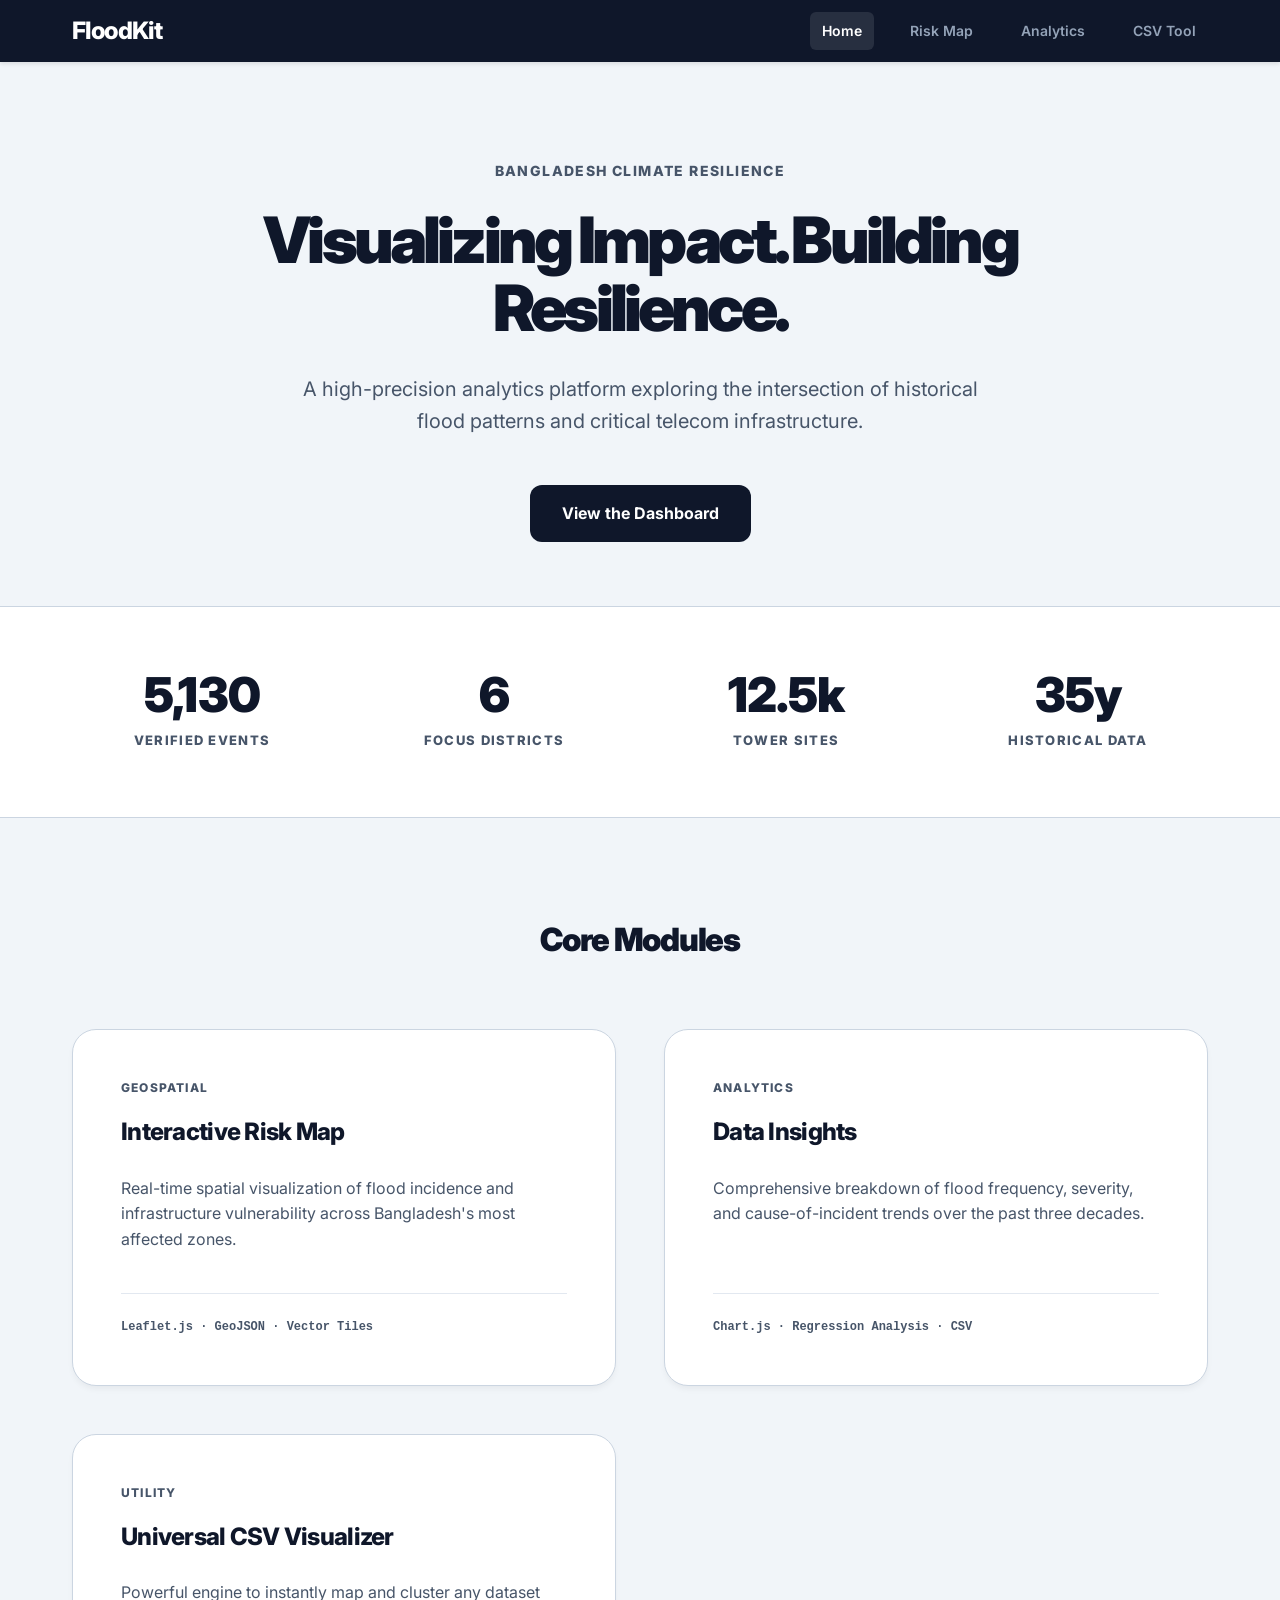
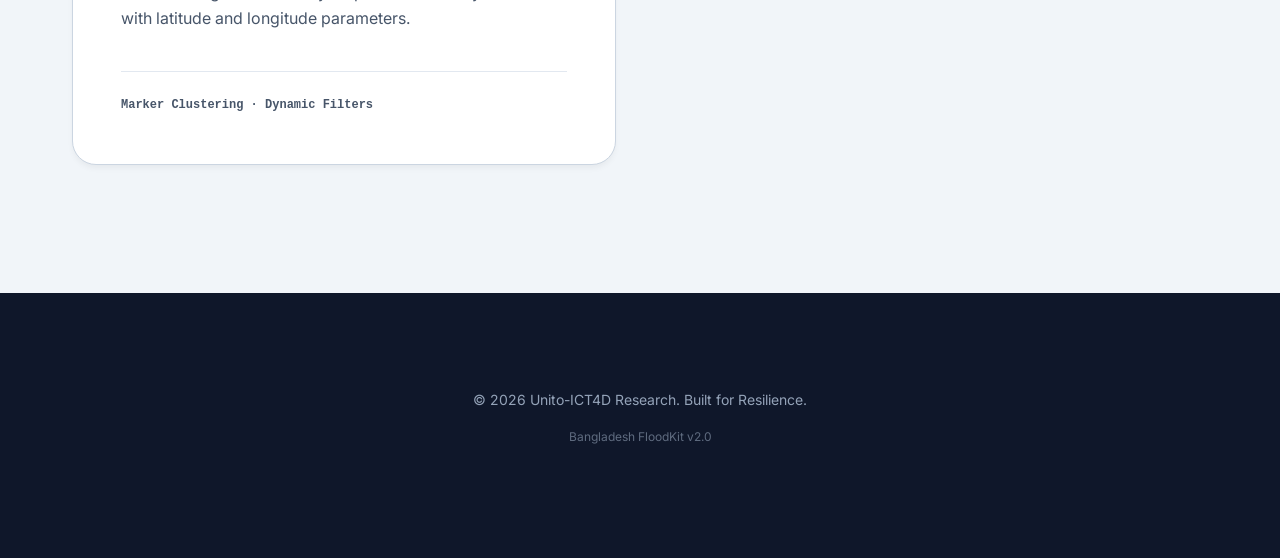
<file: index.html>
<!DOCTYPE html>
<html lang="en">
<head>
  <meta charset="UTF-8">
  <meta name="viewport" content="width=device-width, initial-scale=1.0">
  <title>FloodKit | Bangladesh Flood Analytics</title>
  <link rel="preconnect" href="https://fonts.googleapis.com">
  <link rel="preconnect" href="https://fonts.gstatic.com" crossorigin>
  <link href="https://fonts.googleapis.com/css2?family=Inter:wght@400;500;600;700;800&display=swap" rel="stylesheet">
  <style>
    :root {
      --primary: #0f172a; /* Dark Navy/Slate */
      --primary-accent: #334155;
      --bg: #f1f5f9; /* Light slate background */
      --bg-alt: #e2e8f0;
      --text: #0f172a;
      --text-muted: #475569;
      --border: #cbd5e1;
      --card-shadow: 0 10px 15px -3px rgb(0 0 0 / 0.1), 0 4px 6px -4px rgb(0 0 0 / 0.1);
      --nav-bg: #0f172a;
      --nav-text: #f8fafc;
    }

    * { box-sizing: border-box; margin: 0; padding: 0; }

    body {
      font-family: 'Inter', -apple-system, sans-serif;
      background-color: var(--bg);
      color: var(--text);
      line-height: 1.6;
    }

    /* Persistent Top Navigation Bar */
    .nav-container {
      position: fixed;
      top: 0;
      left: 0;
      right: 0;
      z-index: 1000;
      background: var(--nav-bg);
      color: var(--nav-text);
      box-shadow: 0 2px 4px rgba(0,0,0,0.1);
    }

    nav {
      max-width: 1200px;
      margin: 0 auto;
      padding: 0.75rem 2rem;
      display: flex;
      justify-content: space-between;
      align-items: center;
    }

    .brand {
      font-weight: 800;
      font-size: 1.5rem;
      color: #fff;
      text-decoration: none;
      letter-spacing: -0.05em;
    }

    .nav-links {
      display: flex;
      gap: 1.5rem;
    }

    .nav-links a {
      text-decoration: none;
      color: #94a3b8;
      font-size: 0.875rem;
      font-weight: 600;
      transition: color 0.2s;
      padding: 0.5rem 0.75rem;
      border-radius: 0.375rem;
    }

    .nav-links a:hover, .nav-links a.active {
      color: #fff;
      background: rgba(255,255,255,0.1);
    }

    /* Hero Section */
    .hero {
      max-width: 900px;
      margin: 10rem auto 4rem;
      padding: 0 2rem;
      text-align: center;
    }

    .hero-label {
      text-transform: uppercase;
      font-size: 0.875rem;
      font-weight: 800;
      letter-spacing: 0.1em;
      color: var(--text-muted);
      margin-bottom: 1.5rem;
      display: block;
    }

    .hero h1 {
      font-size: 4rem;
      font-weight: 900;
      line-height: 1.05;
      margin-bottom: 2rem;
      letter-spacing: -0.06em;
      color: var(--primary);
    }

    .hero p {
      font-size: 1.25rem;
      color: var(--text-muted);
      margin-bottom: 3rem;
      max-width: 700px;
      margin-left: auto;
      margin-right: auto;
    }

    .btn-primary {
      display: inline-block;
      background: var(--primary);
      color: white;
      padding: 1rem 2rem;
      border-radius: 0.75rem;
      text-decoration: none;
      font-weight: 700;
      font-size: 1rem;
      transition: transform 0.2s, background 0.2s;
    }

    .btn-primary:hover {
      background: var(--primary-accent);
      transform: translateY(-2px);
    }

    /* Stats Ribbon */
    .stats-ribbon {
      background: #fff;
      padding: 4rem 0;
      margin-bottom: 6rem;
      border-top: 1px solid var(--border);
      border-bottom: 1px solid var(--border);
    }

    .stats-container {
      max-width: 1200px;
      margin: 0 auto;
      display: grid;
      grid-template-columns: repeat(4, 1fr);
      gap: 2rem;
      padding: 0 2rem;
    }

    .stat-item {
      text-align: center;
    }

    .stat-value {
      display: block;
      font-size: 3rem;
      font-weight: 900;
      color: var(--primary);
      line-height: 1;
      margin-bottom: 0.5rem;
      letter-spacing: -0.02em;
    }

    .stat-label {
      font-size: 0.8125rem;
      text-transform: uppercase;
      font-weight: 800;
      letter-spacing: 0.1em;
      color: var(--text-muted);
    }

    /* Tool Grid */
    .container {
      max-width: 1200px;
      margin: 0 auto 8rem;
      padding: 0 2rem;
    }

    .section-title {
      font-size: 2rem;
      font-weight: 900;
      margin-bottom: 4rem;
      text-align: center;
      letter-spacing: -0.04em;
    }

    .grid {
      display: grid;
      grid-template-columns: repeat(auto-fit, minmax(350px, 1fr));
      gap: 3rem;
    }

    .card {
      background: #fff;
      border-radius: 1.5rem;
      padding: 3rem;
      transition: all 0.3s cubic-bezier(0.4, 0, 0.2, 1);
      display: flex;
      flex-direction: column;
      height: 100%;
      box-shadow: 0 4px 6px -1px rgba(0,0,0,0.05);
      border: 1px solid var(--border);
    }

    .card:hover {
      transform: translateY(-8px);
      box-shadow: var(--card-shadow);
    }

    .card-category {
      font-size: 0.75rem;
      text-transform: uppercase;
      font-weight: 800;
      letter-spacing: 0.1em;
      color: var(--text-muted);
      margin-bottom: 1rem;
    }

    .card h3 {
      font-size: 1.5rem;
      font-weight: 800;
      margin-bottom: 1.5rem;
      letter-spacing: -0.03em;
    }

    .card p {
      font-size: 1rem;
      color: var(--text-muted);
      margin-bottom: 2.5rem;
      flex-grow: 1;
    }

    .tech-badge {
      font-size: 0.75rem;
      font-family: monospace;
      color: var(--text-muted);
      padding-top: 1.5rem;
      border-top: 1px solid var(--bg-alt);
      font-weight: 600;
    }

    footer {
      background: var(--primary);
      color: #94a3b8;
      padding: 6rem 2rem;
      text-align: center;
      font-size: 0.875rem;
    }

    footer p {
      margin-bottom: 1rem;
    }

    @media (max-width: 768px) {
      .hero h1 { font-size: 3rem; }
      .stats-container { grid-template-columns: repeat(2, 1fr); gap: 3rem; }
      .grid { grid-template-columns: 1fr; }
    }
  </style>
</head>
<body>

  <div class="nav-container">
    <nav>
      <a href="index.html" class="brand">FloodKit</a>
      <div class="nav-links">
        <a href="index.html" class="active">Home</a>
        <a href="apps/flood-risk/index.html">Risk Map</a>
        <a href="apps/flood-analytics/index.html">Analytics</a>
        <a href="apps/map-visualizer/index.html">CSV Tool</a>
      </div>
    </nav>
  </div>

  <header class="hero">
    <span class="hero-label">Bangladesh Climate Resilience</span>
    <h1>Visualizing Impact. Building Resilience.</h1>
    <p>A high-precision analytics platform exploring the intersection of historical flood patterns and critical telecom infrastructure.</p>
    <a href="#tools" class="btn-primary">View the Dashboard</a>
  </header>

  <section class="stats-ribbon">
    <div class="stats-container">
      <div class="stat-item">
        <span class="stat-value">5,130</span>
        <span class="stat-label">Verified Events</span>
      </div>
      <div class="stat-item">
        <span class="stat-value">6</span>
        <span class="stat-label">Focus Districts</span>
      </div>
      <div class="stat-item">
        <span class="stat-value">12.5k</span>
        <span class="stat-label">Tower Sites</span>
      </div>
      <div class="stat-item">
        <span class="stat-value">35y</span>
        <span class="stat-label">Historical Data</span>
      </div>
    </div>
  </section>

  <div class="container" id="tools">
    <h2 class="section-title">Core Modules</h2>
    <div class="grid">
      <a href="apps/flood-risk/index.html" style="text-decoration: none; color: inherit;">
        <div class="card">
          <span class="card-category">Geospatial</span>
          <h3>Interactive Risk Map</h3>
          <p>Real-time spatial visualization of flood incidence and infrastructure vulnerability across Bangladesh's most affected zones.</p>
          <div class="tech-badge">Leaflet.js · GeoJSON · Vector Tiles</div>
        </div>
      </a>
      <a href="apps/flood-analytics/index.html" style="text-decoration: none; color: inherit;">
        <div class="card">
          <span class="card-category">Analytics</span>
          <h3>Data Insights</h3>
          <p>Comprehensive breakdown of flood frequency, severity, and cause-of-incident trends over the past three decades.</p>
          <div class="tech-badge">Chart.js · Regression Analysis · CSV</div>
        </div>
      </a>
      <a href="apps/map-visualizer/index.html" style="text-decoration: none; color: inherit;">
        <div class="card">
          <span class="card-category">Utility</span>
          <h3>Universal CSV Visualizer</h3>
          <p>Powerful engine to instantly map and cluster any dataset with latitude and longitude parameters.</p>
          <div class="tech-badge">Marker Clustering · Dynamic Filters</div>
        </div>
      </a>
    </div>
  </div>

  <footer>
    <p>&copy; 2026 Unito-ICT4D Research. Built for Resilience.</p>
    <p style="font-size: 0.75rem; opacity: 0.6;">Bangladesh FloodKit v2.0</p>
  </footer>

</body>
</html>
</file>
